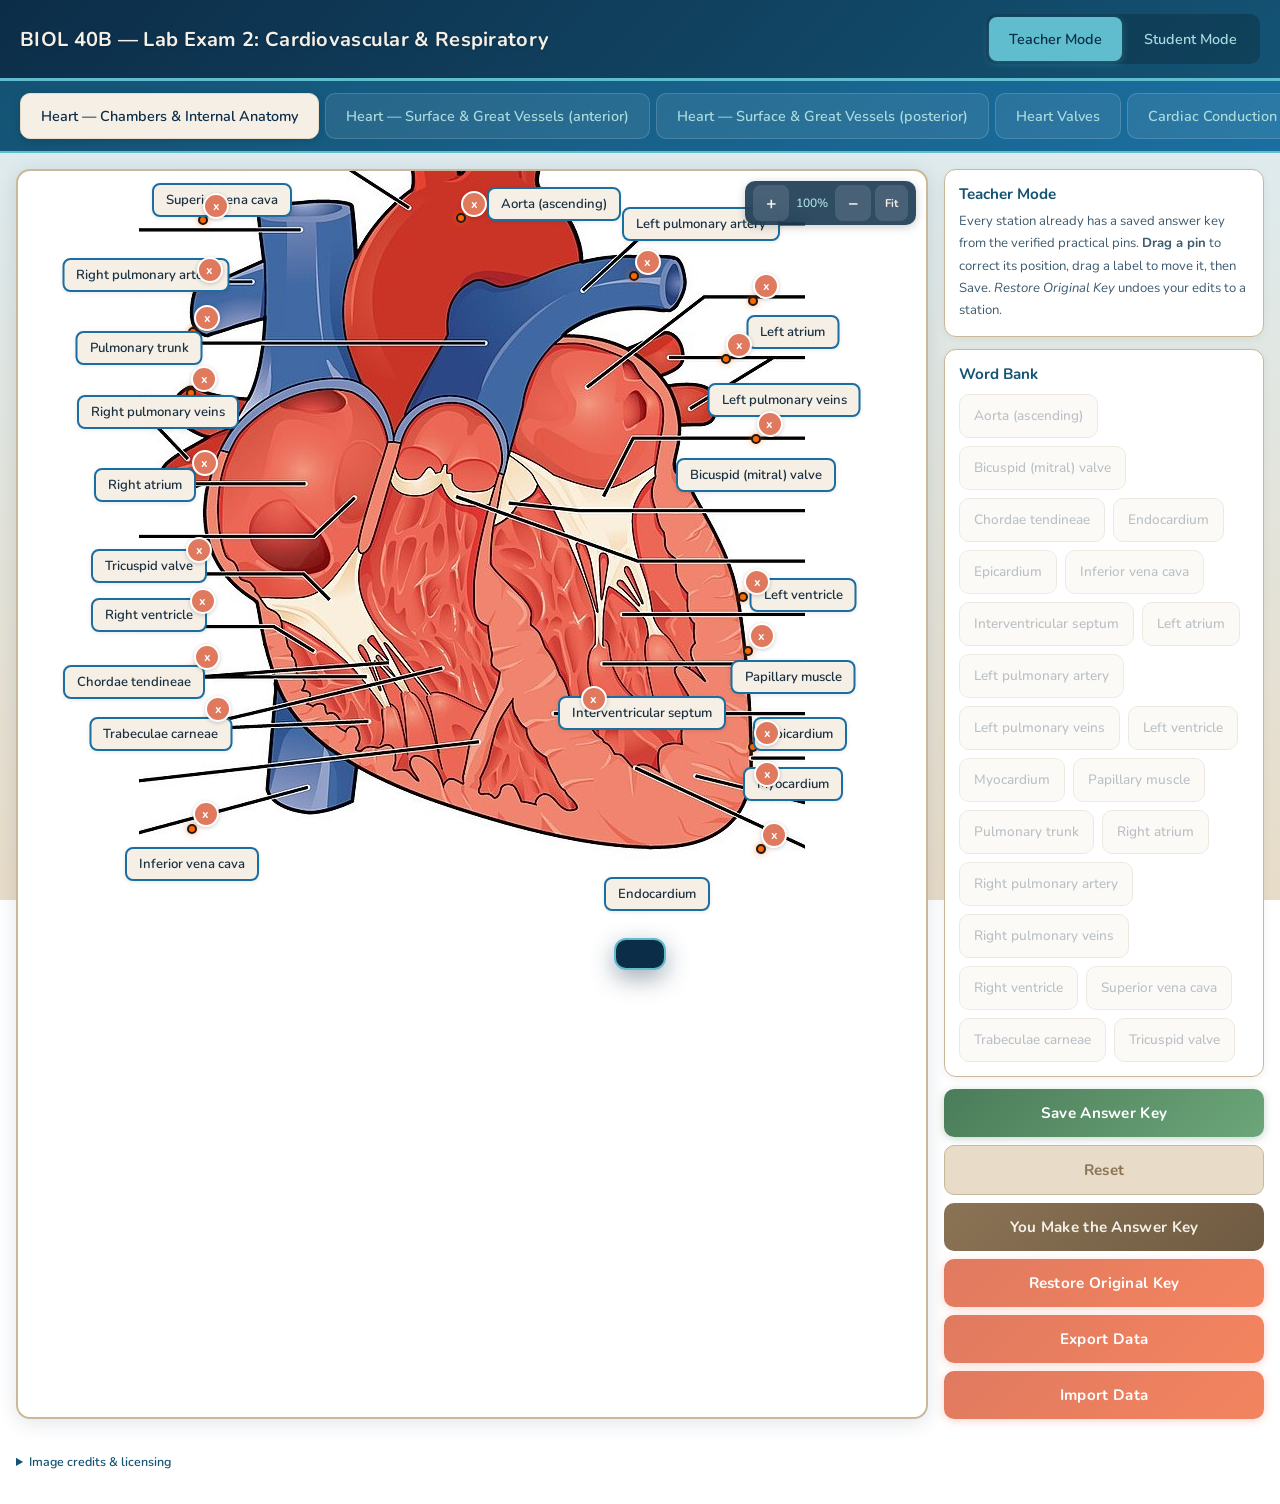
<file: index.html>
<!DOCTYPE html>
<html lang="en">
<head>
    <meta charset="UTF-8">
    <meta name="viewport" content="width=device-width, initial-scale=1.0, maximum-scale=1.0, user-scalable=no">
    <title>BIOL 40B — Lab Exam 2 Labeling</title>
    <link rel="stylesheet" href="styles.css?v=2">
</head>
<body>
    <header>
        <h1>BIOL 40B — Lab Exam 2: Cardiovascular &amp; Respiratory</h1>
        <div class="header-controls">
            <div class="mode-toggle">
                <button id="btn-teacher" class="mode-btn active" onclick="setMode('teacher')">Teacher Mode</button>
                <button id="btn-student" class="mode-btn" onclick="setMode('student')">Student Mode</button>
            </div>
        </div>
    </header>

    <nav class="image-tabs">
            <button class="tab active" data-image="heart_internal">Heart — Chambers & Internal Anatomy</button>
            <button class="tab" data-image="heart_surface_ant">Heart — Surface & Great Vessels (anterior)</button>
            <button class="tab" data-image="heart_surface_post">Heart — Surface & Great Vessels (posterior)</button>
            <button class="tab" data-image="heart_valves">Heart Valves</button>
            <button class="tab" data-image="heart_conduction">Cardiac Conduction System</button>
            <button class="tab" data-image="blood_formed">Blood — Formed Elements</button>
            <button class="tab" data-image="vessel_cutaway">Blood Vessel — Wall Layers</button>
            <button class="tab" data-image="vessel_cross">Blood Vessel — Cross-Section</button>
            <button class="tab" data-image="cardiac_dia">Cardiac Muscle — Intercalated Discs</button>
            <button class="tab" data-image="cardiac_histo">Cardiac Muscle — Histology (Slide 45)</button>
            <button class="tab" data-image="heart_wall">Heart Wall & Pericardium</button>
            <button class="tab" data-image="resp_overview">Respiratory System Overview</button>
            <button class="tab" data-image="resp_upper">Upper Airway — Nasal Cavity & Pharynx</button>
            <button class="tab" data-image="resp_larynx">Larynx</button>
            <button class="tab" data-image="resp_lungs">Lungs — Lobes & Bronchial Tree</button>
            <button class="tab" data-image="resp_alveoli">Alveoli — Lung Histology</button>
            <button class="tab" data-image="resp_trachea_histo">Trachea — Histology</button>
            <button class="tab" data-image="resp_pleura">Pleural Membranes</button>
            <button class="tab" data-image="resp_muscles">Respiratory Muscles</button>
    </nav>

    <main>
        <div class="workspace">
            <div class="image-viewport" id="image-viewport">
                <div class="zoom-controls">
                    <button class="zoom-btn" onclick="zoomIn()" title="Zoom in">+</button>
                    <span class="zoom-level" id="zoom-level">100%</span>
                    <button class="zoom-btn" onclick="zoomOut()" title="Zoom out">&minus;</button>
                    <button class="zoom-btn zoom-fit" onclick="zoomReset()" title="Fit to view">Fit</button>
                </div>
                <div class="image-container" id="image-container">
                    <img id="main-image" src="" alt="Lab image" draggable="false">
                    <svg id="lines-layer" xmlns="http://www.w3.org/2000/svg"></svg>
                    <div id="markers-layer"></div>
                </div>
                <div class="pdf-container" id="pdf-container" style="display:none;">
                    <iframe id="pdf-frame" src="" title="PDF"></iframe>
                    <a id="pdf-download" href="#" download>Download PDF</a>
                </div>
            </div>

            <div class="sidebar">
                <div class="instructions" id="instructions">
                    <h3>Teacher Mode</h3>
                    <p>Every station already has a saved answer key from the verified
                       practical pins. <b>Drag a pin</b> to correct its position, drag a
                       label to move it, then Save. <i>Restore Original Key</i> undoes
                       your edits to a station.</p>
                </div>

                <div class="word-bank" id="word-bank">
                    <h3>Word Bank</h3>
                    <div id="word-list"></div>
                </div>

                <div class="actions">
                    <button id="btn-save" class="action-btn save-btn" onclick="saveAnswerKey()">Save Answer Key</button>
                    <button id="btn-submit" class="action-btn submit-btn" onclick="submitAnswers()" style="display:none;">Submit Answers</button>
                    <button id="btn-reset" class="action-btn reset-btn" onclick="resetCurrent()">Reset</button>
                    <button id="btn-blank" class="action-btn blank-btn" onclick="startBlank()">You Make the Answer Key</button>
                    <button id="btn-restore" class="action-btn data-btn" onclick="restorePreset()">Restore Original Key</button>
                    <button id="btn-export" class="action-btn data-btn" onclick="exportData()">Export Data</button>
                    <button id="btn-import" class="action-btn data-btn" onclick="document.getElementById('import-file').click()">Import Data</button>
                    <input type="file" id="import-file" accept="application/json,.json" style="display:none;" onchange="importData(event)">
                </div>

                <div id="results" class="results" style="display:none;"></div>
            </div>
        </div>
    </main>

    <footer class="credits">
        <details id="credits-panel">
            <summary>Image credits &amp; licensing</summary>
            <div id="credits-list"></div>
            <p class="credits-note">
                A free study aid for BIOL&nbsp;40B. Figures remain the property of
                their respective authors under the licences listed above.
            </p>
        </details>
    </footer>

    <div id="toast" class="toast"></div>

    <script src="data.js?v=3"></script>
    <script src="app.js?v=2"></script>
</body>
</html>
</file>
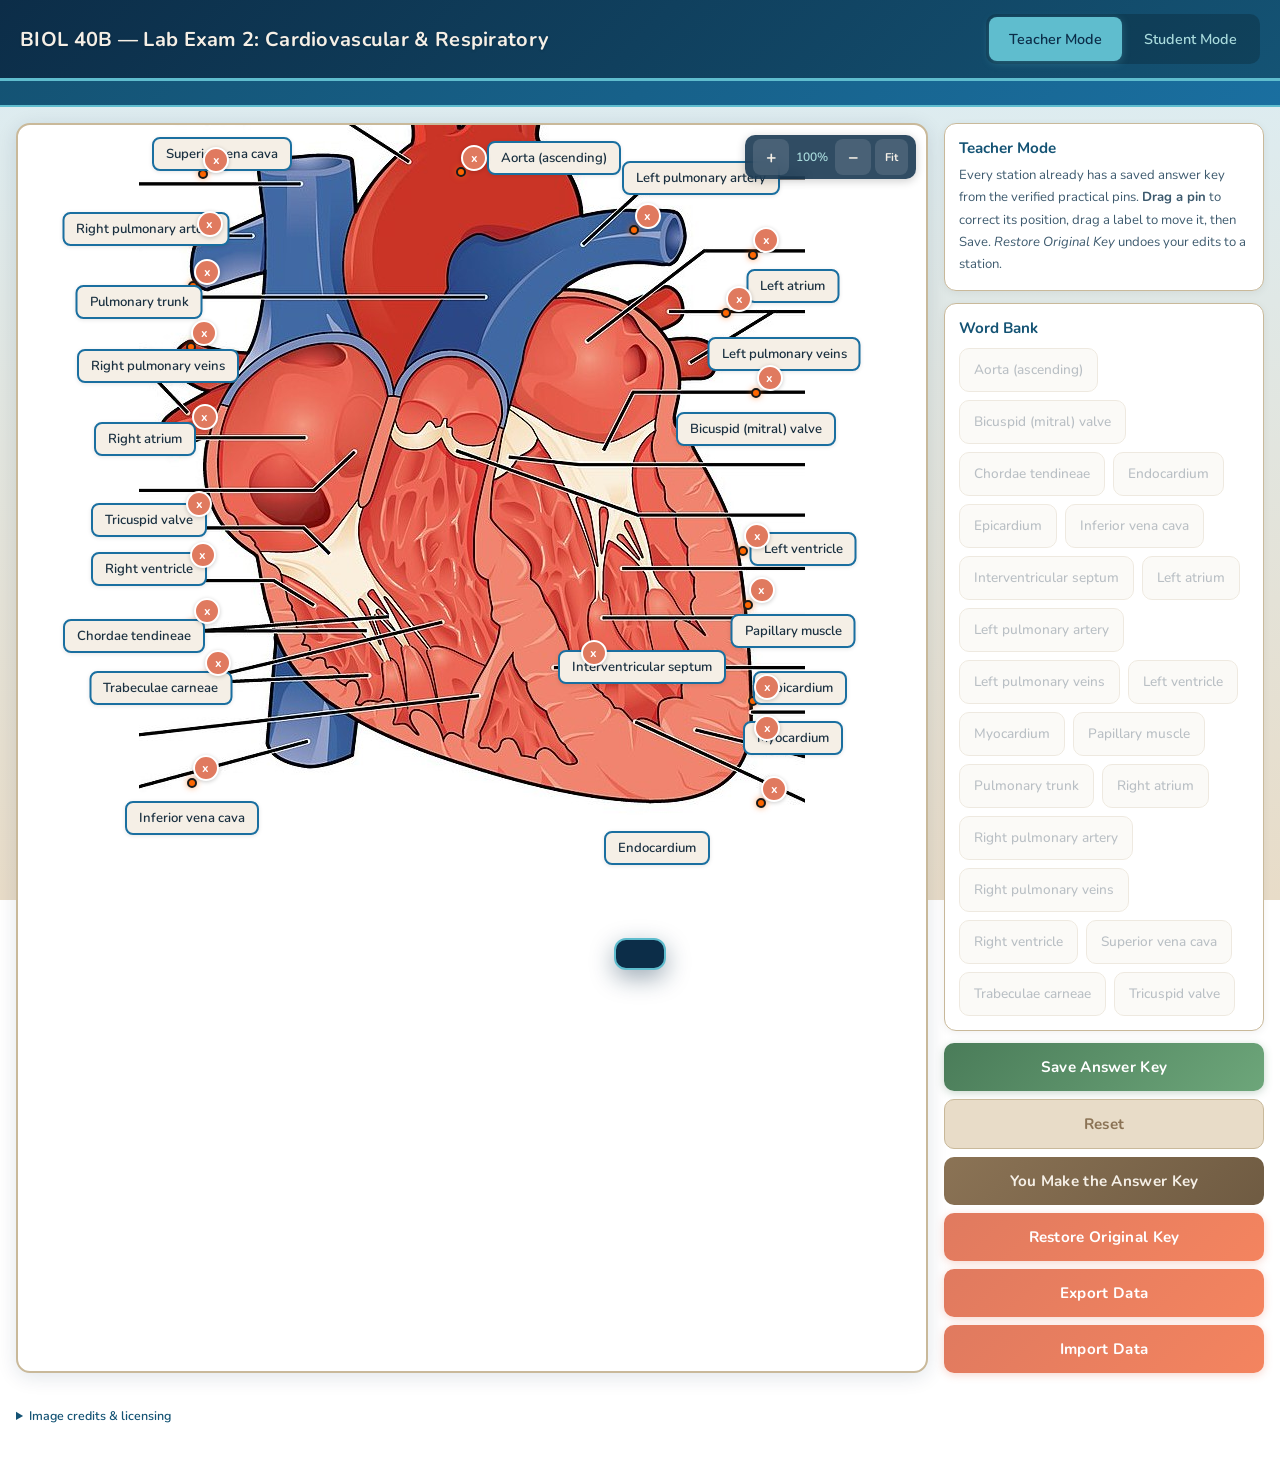
<file: index_template.html>
<!DOCTYPE html>
<html lang="en">
<head>
    <meta charset="UTF-8">
    <meta name="viewport" content="width=device-width, initial-scale=1.0, maximum-scale=1.0, user-scalable=no">
    <title>BIOL 40B — Lab Exam 2 Labeling</title>
    <link rel="stylesheet" href="styles.css?v=2">
</head>
<body>
    <header>
        <h1>BIOL 40B — Lab Exam 2: Cardiovascular &amp; Respiratory</h1>
        <div class="header-controls">
            <div class="mode-toggle">
                <button id="btn-teacher" class="mode-btn active" onclick="setMode('teacher')">Teacher Mode</button>
                <button id="btn-student" class="mode-btn" onclick="setMode('student')">Student Mode</button>
            </div>
        </div>
    </header>

    <nav class="image-tabs">
<!--__TABS__-->
    </nav>

    <main>
        <div class="workspace">
            <div class="image-viewport" id="image-viewport">
                <div class="zoom-controls">
                    <button class="zoom-btn" onclick="zoomIn()" title="Zoom in">+</button>
                    <span class="zoom-level" id="zoom-level">100%</span>
                    <button class="zoom-btn" onclick="zoomOut()" title="Zoom out">&minus;</button>
                    <button class="zoom-btn zoom-fit" onclick="zoomReset()" title="Fit to view">Fit</button>
                </div>
                <div class="image-container" id="image-container">
                    <img id="main-image" src="" alt="Lab image" draggable="false">
                    <svg id="lines-layer" xmlns="http://www.w3.org/2000/svg"></svg>
                    <div id="markers-layer"></div>
                </div>
                <div class="pdf-container" id="pdf-container" style="display:none;">
                    <iframe id="pdf-frame" src="" title="PDF"></iframe>
                    <a id="pdf-download" href="#" download>Download PDF</a>
                </div>
            </div>

            <div class="sidebar">
                <div class="instructions" id="instructions">
                    <h3>Teacher Mode</h3>
                    <p>Every station already has a saved answer key from the verified
                       practical pins. <b>Drag a pin</b> to correct its position, drag a
                       label to move it, then Save. <i>Restore Original Key</i> undoes
                       your edits to a station.</p>
                </div>

                <div class="word-bank" id="word-bank">
                    <h3>Word Bank</h3>
                    <div id="word-list"></div>
                </div>

                <div class="actions">
                    <button id="btn-save" class="action-btn save-btn" onclick="saveAnswerKey()">Save Answer Key</button>
                    <button id="btn-submit" class="action-btn submit-btn" onclick="submitAnswers()" style="display:none;">Submit Answers</button>
                    <button id="btn-reset" class="action-btn reset-btn" onclick="resetCurrent()">Reset</button>
                    <button id="btn-blank" class="action-btn blank-btn" onclick="startBlank()">You Make the Answer Key</button>
                    <button id="btn-restore" class="action-btn data-btn" onclick="restorePreset()">Restore Original Key</button>
                    <button id="btn-export" class="action-btn data-btn" onclick="exportData()">Export Data</button>
                    <button id="btn-import" class="action-btn data-btn" onclick="document.getElementById('import-file').click()">Import Data</button>
                    <input type="file" id="import-file" accept="application/json,.json" style="display:none;" onchange="importData(event)">
                </div>

                <div id="results" class="results" style="display:none;"></div>
            </div>
        </div>
    </main>

    <footer class="credits">
        <details id="credits-panel">
            <summary>Image credits &amp; licensing</summary>
            <div id="credits-list"></div>
            <p class="credits-note">
                A free study aid for BIOL&nbsp;40B. Figures remain the property of
                their respective authors under the licences listed above.
            </p>
        </details>
    </footer>

    <div id="toast" class="toast"></div>

    <script src="data.js?v=3"></script>
    <script src="app.js?v=2"></script>
</body>
</html>
</file>
<file: styles.css>
@import url('https://fonts.googleapis.com/css2?family=Nunito:wght@400;500;600;700&display=swap');

* {
    margin: 0;
    padding: 0;
    box-sizing: border-box;
}

:root {
    --ocean-deep: #0c2d48;
    --ocean-mid: #145374;
    --ocean-light: #1a6fa0;
    --ocean-foam: #5fbdce;
    --ocean-sky: #a8dadc;
    --sand-light: #f5efe6;
    --sand-warm: #e8dcc8;
    --sand-dark: #c9b99a;
    --kelp-green: #4a7c59;
    --kelp-light: #6da67a;
    --coral: #e07a5f;
    --coral-light: #f2a68b;
    --sunset: #f4845f;
    --driftwood: #8b7355;
    --seafoam-glass: rgba(95, 189, 206, 0.12);
    --text-dark: #1a3040;
    --text-mid: #3d5a6e;
    --text-light: #7a9aad;
}

body {
    font-family: 'Nunito', -apple-system, BlinkMacSystemFont, 'Segoe UI', Roboto, sans-serif;
    background: linear-gradient(180deg, #dceef5 0%, #e8dcc8 100%);
    background-attachment: fixed;
    color: var(--text-dark);
    min-height: 100vh;
    overflow-x: hidden;
    -webkit-tap-highlight-color: transparent;
}

header {
    background: linear-gradient(135deg, var(--ocean-deep) 0%, var(--ocean-mid) 100%);
    border-bottom: 3px solid var(--ocean-foam);
    padding: 14px 20px;
    display: flex;
    align-items: center;
    justify-content: space-between;
    flex-wrap: wrap;
    gap: 10px;
    box-shadow: 0 2px 12px rgba(12, 45, 72, 0.3);
}

header h1 {
    font-size: 1.25rem;
    font-weight: 700;
    color: var(--sand-light);
    letter-spacing: 0.3px;
    text-shadow: 0 1px 3px rgba(0,0,0,0.2);
}

.mode-toggle {
    display: flex;
    background: rgba(0,0,0,0.2);
    border-radius: 10px;
    padding: 3px;
    gap: 2px;
}

.mode-btn {
    padding: 10px 20px;
    border: none;
    border-radius: 8px;
    cursor: pointer;
    font-family: inherit;
    font-size: 0.9rem;
    font-weight: 600;
    transition: all 0.25s;
    background: transparent;
    color: var(--ocean-sky);
    min-height: 44px;
}

.mode-btn.active {
    background: var(--ocean-foam);
    color: var(--ocean-deep);
    box-shadow: 0 2px 8px rgba(95, 189, 206, 0.3);
}

.mode-btn:hover:not(.active) {
    color: white;
    background: rgba(255,255,255,0.1);
}

nav.image-tabs {
    display: flex;
    gap: 6px;
    padding: 12px 20px;
    background: linear-gradient(135deg, var(--ocean-mid) 0%, var(--ocean-light) 100%);
    border-bottom: 2px solid var(--ocean-foam);
    overflow-x: auto;
    -webkit-overflow-scrolling: touch;
}

.tab {
    padding: 12px 20px;
    border: 1px solid rgba(255,255,255,0.15);
    border-radius: 10px;
    background: rgba(255,255,255,0.08);
    color: var(--ocean-sky);
    cursor: pointer;
    font-family: inherit;
    font-size: 0.9rem;
    font-weight: 600;
    transition: all 0.25s;
    white-space: nowrap;
    min-height: 44px;
}

.tab:hover {
    background: rgba(255,255,255,0.15);
    color: white;
}

.tab.active {
    background: var(--sand-light);
    color: var(--ocean-deep);
    border-color: var(--sand-warm);
    box-shadow: 0 2px 8px rgba(0,0,0,0.15);
}

main {
    padding: 16px;
}

.workspace {
    display: flex;
    gap: 16px;
    max-width: 1400px;
    margin: 0 auto;
}

/* ---- Zoom Viewport ---- */
.image-viewport {
    flex: 1;
    position: relative;
    background: white;
    border-radius: 14px;
    border: 2px solid var(--sand-dark);
    overflow: hidden;
    min-height: 300px;
    box-shadow: 0 4px 20px rgba(12, 45, 72, 0.12);
}

/* When showing a PDF, give the viewport enough vertical space for a full page */
.image-viewport.pdf-mode {
    min-height: calc(100vh - 200px);
}

.image-container {
    position: relative;
    transform-origin: 0 0;
    cursor: crosshair;
    display: inline-flex;
    align-items: center;
    justify-content: center;
    min-width: 100%;
    min-height: 300px;
    transition: none;
}

.image-container img {
    max-width: 100%;
    display: block;
    user-select: none;
    -webkit-user-drag: none;
    pointer-events: none;
}

.pdf-container {
    position: absolute;
    inset: 0;
    display: flex;
    flex-direction: column;
    background: white;
}

.pdf-container iframe {
    flex: 1;
    width: 100%;
    border: 0;
    display: block;
}

.pdf-container #pdf-download {
    display: block;
    text-align: center;
    padding: 10px;
    background: var(--ocean-mid, #2b6477);
    color: white;
    text-decoration: none;
    font-weight: 600;
    border-top: 1px solid var(--sand-dark, #c9b896);
}

.pdf-container #pdf-download:hover { filter: brightness(1.1); }

.tab-pdf { font-style: italic; }

/* Zoom controls */
.zoom-controls {
    position: absolute;
    top: 10px;
    right: 10px;
    z-index: 50;
    display: flex;
    align-items: center;
    gap: 4px;
    background: rgba(12, 45, 72, 0.85);
    backdrop-filter: blur(8px);
    -webkit-backdrop-filter: blur(8px);
    border-radius: 10px;
    padding: 4px 8px;
    box-shadow: 0 2px 10px rgba(0,0,0,0.2);
}

.zoom-btn {
    width: 36px;
    height: 36px;
    border: none;
    border-radius: 8px;
    background: rgba(255,255,255,0.12);
    color: var(--sand-light);
    font-size: 1.1rem;
    font-weight: 700;
    font-family: inherit;
    cursor: pointer;
    display: flex;
    align-items: center;
    justify-content: center;
    transition: background 0.15s;
    min-height: 36px;
}

.zoom-btn:hover {
    background: rgba(255,255,255,0.25);
}

.zoom-btn:active {
    transform: scale(0.92);
}

.zoom-btn.zoom-fit {
    font-size: 0.7rem;
    font-weight: 700;
    width: auto;
    padding: 0 10px;
}

.zoom-level {
    color: var(--ocean-sky);
    font-size: 0.75rem;
    font-weight: 600;
    min-width: 38px;
    text-align: center;
}

/* Panning cursor */
.image-viewport.panning .image-container {
    cursor: grabbing;
}

.image-viewport.zoomed .image-container {
    cursor: grab;
}

/* SVG lines layer */
#lines-layer {
    position: absolute;
    top: 0;
    left: 0;
    width: 100%;
    height: 100%;
    pointer-events: none;
    z-index: 8;
}

#markers-layer {
    position: absolute;
    top: 0;
    left: 0;
    width: 100%;
    height: 100%;
    pointer-events: none;
}

/* ---- Marker Dots ---- */
.marker-dot {
    position: absolute;
    width: 10px;
    height: 10px;
    border-radius: 50%;
    background: #ff6600;
    border: 2px solid #1a1a1a;
    box-shadow: 0 0 6px rgba(255, 102, 0, 0.6);
    cursor: pointer;
    display: flex;
    align-items: center;
    justify-content: center;
    font-size: 0;
    color: white;
    transform: translate(-50%, -50%);
    z-index: 10;
    pointer-events: auto;
    -webkit-touch-callout: none;
    transition: transform 0.15s, background 0.15s;
}

/* Invisible expanded touch target */
.marker-dot::after {
    content: '';
    position: absolute;
    width: 44px;
    height: 44px;
    border-radius: 50%;
}

.marker-dot:hover {
    transform: translate(-50%, -50%) scale(1.3);
}

/* Teacher can drag a pin itself to correct a pre-loaded position. */
body:not(.student-mode) .marker-dot {
    cursor: grab;
}

body.pin-dragging,
body.pin-dragging .marker-dot {
    cursor: grabbing;
}

/* Nothing should fight the pointer while a pin is being dragged. */
body.pin-dragging .marker-label,
body.pin-dragging .marker-delete {
    pointer-events: none;
}

body.pin-dragging .marker-dot:hover {
    transform: translate(-50%, -50%) scale(1.6);
    box-shadow: 0 0 10px 3px rgba(255, 102, 0, 0.75);
}

.marker-dot.dot-correct {
    background: var(--kelp-green);
}

.marker-dot.dot-incorrect {
    background: var(--coral);
}

/* ---- Marker Labels ---- */
.marker-label {
    position: absolute;
    transform: translate(-50%, -50%);
    background: var(--sand-light);
    border: 2px solid var(--ocean-light);
    color: var(--text-dark);
    padding: 6px 12px;
    border-radius: 8px;
    font-size: 0.82rem;
    font-weight: 600;
    white-space: nowrap;
    min-width: 44px;
    text-align: center;
    min-height: 32px;
    display: flex;
    align-items: center;
    justify-content: center;
    z-index: 11;
    pointer-events: auto;
    cursor: grab;
    user-select: none;
    box-shadow: 0 1px 4px rgba(0,0,0,0.1);
}

.marker-label.empty {
    border-style: dashed;
    border-color: var(--sand-dark);
    color: var(--text-light);
    min-width: 90px;
    background: rgba(255,255,255,0.7);
}

.marker-label.drop-hover {
    border-color: var(--kelp-green);
    background: #e8f5e9;
    border-style: solid;
}

.marker-label.correct {
    border-color: var(--kelp-green);
    background: #e8f5e9;
    color: #2d5a3d;
}

.marker-label.incorrect {
    border-color: var(--coral);
    background: #fce8e3;
    color: #8b3a2a;
}

.marker-label.label-dragging {
    cursor: grabbing;
    opacity: 0.85;
    box-shadow: 0 4px 16px rgba(0,0,0,0.2);
}

/* ---- Delete Button ---- */
.marker-delete {
    position: absolute;
    transform: translate(-50%, -50%);
    width: 26px;
    height: 26px;
    border-radius: 50%;
    background: var(--coral);
    color: white;
    font-size: 0.75rem;
    font-weight: 700;
    display: flex;
    align-items: center;
    justify-content: center;
    cursor: pointer;
    z-index: 20;
    pointer-events: auto;
    border: 2px solid white;
    line-height: 1;
    touch-action: manipulation;
    box-shadow: 0 1px 4px rgba(0,0,0,0.2);
}

.marker-delete:active {
    transform: translate(-50%, -50%) scale(0.9);
    background: #c0594a;
}

/* ---- Sidebar ---- */
.sidebar {
    width: 320px;
    flex-shrink: 0;
    display: flex;
    flex-direction: column;
    gap: 12px;
}

.instructions {
    background: white;
    border: 1px solid var(--sand-dark);
    border-radius: 12px;
    padding: 14px;
    box-shadow: 0 2px 8px rgba(0,0,0,0.06);
}

.instructions h3 {
    font-size: 0.95rem;
    margin-bottom: 6px;
    color: var(--ocean-mid);
}

.instructions p {
    font-size: 0.82rem;
    line-height: 1.7;
    color: var(--text-mid);
}

.word-bank {
    background: white;
    border: 1px solid var(--sand-dark);
    border-radius: 12px;
    padding: 14px;
    flex: 1;
    overflow-y: auto;
    -webkit-overflow-scrolling: touch;
    box-shadow: 0 2px 8px rgba(0,0,0,0.06);
}

.word-bank h3 {
    font-size: 0.95rem;
    margin-bottom: 10px;
    color: var(--ocean-mid);
}

#word-list {
    display: flex;
    flex-wrap: wrap;
    gap: 8px;
}

.word-chip {
    padding: 10px 14px;
    background: var(--sand-light);
    border: 1px solid var(--sand-dark);
    border-radius: 10px;
    font-size: 0.85rem;
    font-weight: 500;
    cursor: grab;
    transition: all 0.2s;
    user-select: none;
    color: var(--text-dark);
    min-height: 44px;
    display: flex;
    align-items: center;
}

.word-chip:hover {
    background: var(--ocean-foam);
    border-color: var(--ocean-light);
    color: var(--ocean-deep);
    box-shadow: 0 2px 6px rgba(95, 189, 206, 0.25);
}

.word-chip:active {
    transform: scale(0.96);
}

.word-chip.used {
    opacity: 0.3;
    cursor: default;
    pointer-events: none;
}

.word-chip.dragging {
    opacity: 0.4;
}

.word-chip.selected {
    background: var(--ocean-light);
    border-color: var(--ocean-foam);
    color: white;
    box-shadow: 0 0 0 3px rgba(26, 111, 160, 0.25);
}

/* Touch drag ghost */
.touch-ghost {
    position: fixed;
    padding: 10px 14px;
    background: var(--ocean-light);
    border: 2px solid var(--ocean-foam);
    border-radius: 10px;
    font-size: 0.85rem;
    font-weight: 600;
    color: white;
    pointer-events: none;
    z-index: 9999;
    box-shadow: 0 8px 24px rgba(12, 45, 72, 0.3);
    transform: rotate(-2deg);
    white-space: nowrap;
}

/* ---- Buttons ---- */
.actions {
    display: flex;
    flex-direction: column;
    gap: 8px;
}

.action-btn {
    padding: 14px;
    border: none;
    border-radius: 10px;
    font-family: inherit;
    font-size: 0.95rem;
    font-weight: 700;
    cursor: pointer;
    transition: all 0.2s;
    min-height: 48px;
    letter-spacing: 0.3px;
}

.action-btn:active {
    transform: scale(0.97);
}

.save-btn {
    background: linear-gradient(135deg, var(--kelp-green), var(--kelp-light));
    color: white;
    box-shadow: 0 2px 8px rgba(74, 124, 89, 0.3);
}
.save-btn:hover {
    box-shadow: 0 4px 12px rgba(74, 124, 89, 0.4);
}

.submit-btn {
    background: linear-gradient(135deg, var(--ocean-mid), var(--ocean-light));
    color: white;
    box-shadow: 0 2px 8px rgba(20, 83, 116, 0.3);
}
.submit-btn:hover {
    box-shadow: 0 4px 12px rgba(20, 83, 116, 0.4);
}

.reset-btn {
    background: var(--sand-warm);
    color: var(--driftwood);
    border: 1px solid var(--sand-dark);
}
.reset-btn:hover {
    background: var(--sand-dark);
    color: var(--text-dark);
}

.data-btn {
    background: linear-gradient(135deg, var(--coral), var(--sunset));
    color: white;
    box-shadow: 0 2px 8px rgba(224, 122, 95, 0.3);
}
.data-btn:hover {
    box-shadow: 0 4px 12px rgba(224, 122, 95, 0.4);
}

/* ---- Results ---- */
.results {
    background: white;
    border: 1px solid var(--sand-dark);
    border-radius: 12px;
    padding: 16px;
    box-shadow: 0 2px 8px rgba(0,0,0,0.06);
}

.results h3 {
    margin-bottom: 8px;
    color: var(--ocean-mid);
}

.results .score {
    font-size: 2.2rem;
    font-weight: 700;
    text-align: center;
    margin: 12px 0;
}

.results .score.perfect { color: var(--kelp-green); }
.results .score.good { color: var(--driftwood); }
.results .score.poor { color: var(--coral); }

.results .detail {
    font-size: 0.82rem;
    color: var(--text-mid);
    margin-top: 4px;
}

.results .wrong-item {
    padding: 6px 0;
    border-bottom: 1px solid var(--sand-warm);
    font-size: 0.85rem;
    color: var(--text-dark);
}

.results .wrong-item:last-child { border-bottom: none; }

/* ---- Toast ---- */
.toast {
    position: fixed;
    bottom: 30px;
    left: 50%;
    transform: translateX(-50%) translateY(100px);
    background: var(--ocean-deep);
    border: 2px solid var(--ocean-foam);
    color: var(--sand-light);
    padding: 14px 24px;
    border-radius: 12px;
    font-size: 0.9rem;
    font-weight: 600;
    transition: transform 0.3s ease;
    z-index: 1000;
    box-shadow: 0 8px 24px rgba(12, 45, 72, 0.4);
    max-width: 90vw;
    text-align: center;
}

.toast.show { transform: translateX(-50%) translateY(0); }
.toast.success { border-color: var(--kelp-light); }
.toast.error { border-color: var(--coral); }

/* Student mode — FIX #5: higher specificity to override .zoomed cursor */
.student-mode .image-viewport .image-container { cursor: default; }
.student-mode .image-viewport.zoomed .image-container { cursor: grab; }
.student-mode .image-viewport.panning .image-container { cursor: grabbing; }

/* ---- Responsive ---- */
@media (max-width: 900px) {
    .workspace { flex-direction: column; }
    .sidebar { width: 100%; }
    .word-bank { max-height: 40vh; }
}

@media (max-width: 600px) {
    header { padding: 10px 12px; }
    header h1 { font-size: 1rem; width: 100%; }
    nav.image-tabs { padding: 8px 12px; gap: 4px; }
    .tab { padding: 10px 14px; font-size: 0.82rem; }
    main { padding: 10px; }
    .image-container { min-height: 250px; }
    .marker-dot { width: 8px; height: 8px; }
    .marker-label { font-size: 0.75rem; padding: 5px 8px; }
    .word-chip { padding: 8px 10px; font-size: 0.8rem; }
    .sidebar { gap: 8px; }
}

/* ---- Image credits footer ---- */
.credits {
    max-width: 1400px;
    margin: 0 auto;
    padding: 12px 16px 28px;
    font-size: 0.78rem;
    color: var(--text-mid);
}

.credits summary {
    cursor: pointer;
    font-weight: 600;
    color: var(--ocean-mid);
    padding: 6px 0;
    user-select: none;
}

.credits summary:hover {
    color: var(--ocean-light);
}

.credits .credit {
    margin: 10px 0;
    line-height: 1.45;
}

.credits .credit b {
    color: var(--text-dark);
    font-weight: 600;
}

.credits a {
    color: var(--ocean-light);
    word-break: break-word;
}

.credits .lic {
    display: inline-block;
    background: var(--seafoam-glass);
    border: 1px solid var(--ocean-sky);
    border-radius: 6px;
    padding: 1px 7px;
    margin-left: 4px;
    white-space: nowrap;
}

.credits-note {
    margin-top: 14px;
    padding-top: 10px;
    border-top: 1px solid var(--sand-warm);
    color: var(--text-light);
    font-style: italic;
}

/* ---- Wrong-drop rejection (student mode) ---- */
@keyframes reject-shake {
    0%, 100% { transform: translate(-50%, -50%); }
    20%      { transform: translate(-50%, -50%) translateX(-7px); }
    40%      { transform: translate(-50%, -50%) translateX(7px); }
    60%      { transform: translate(-50%, -50%) translateX(-5px); }
    80%      { transform: translate(-50%, -50%) translateX(3px); }
}

.marker-label.reject,
.marker-dot.reject {
    animation: reject-shake 0.42s ease-in-out;
    border-color: var(--coral) !important;
    background: var(--coral-light) !important;
    color: var(--text-dark);
}

/* Correct answers lock in — make that unmistakable. */
.marker-label.correct {
    border-color: var(--kelp-green);
    background: var(--kelp-light);
    color: #10240f;
    font-weight: 700;
}

@media (prefers-reduced-motion: reduce) {
    .marker-label.reject,
    .marker-dot.reject { animation: none; }
}

.blank-btn {
    background: linear-gradient(135deg, var(--driftwood) 0%, #6f5b42 100%);
    color: var(--sand-light);
}
</file>
